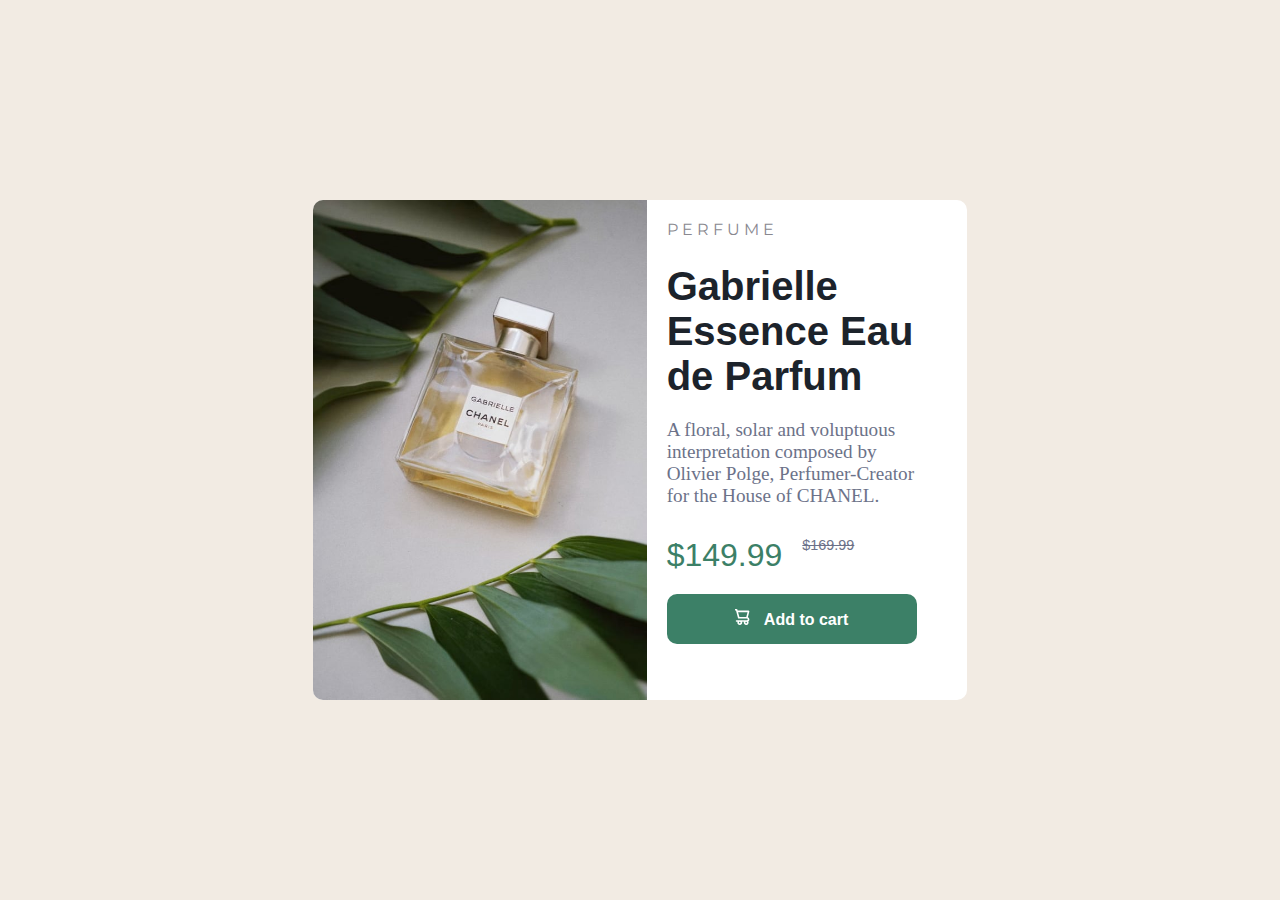
<file: 1_challenge/index.html>
<!DOCTYPE html>
<html lang="en">
<head>
    <meta charset="UTF-8">
    <link rel="stylesheet" href="style.css">
    <meta name="viewport" content="width=device-width, initial-scale=1">
    <title>Document</title>
</head>
<body>
    <div class="start">
        <div class="card">
            <div class="card-img"></div>
            <div class="card-infos">
                <div class="card-marque">P E R F U M E</div>
                <div class="card-title">Gabrielle Essence Eau de Parfum</div>
                <div class="card-desc"><p> A floral, solar and voluptuous interpretation composed by Olivier Polge, Perfumer-Creator for the House of CHANEL.</p></div>
                <div class="price">
                    <div class="card-lowprice">$149.99</div>
                    <div class="card-price">$169.99</div>
                </div>
                <button class="card-buy"><img src="./images/icon-cart.svg" alt="cart" class="img-buy"> Add to cart</button>
            </div>
        </div>
    </div>
</body>
</html>
</file>
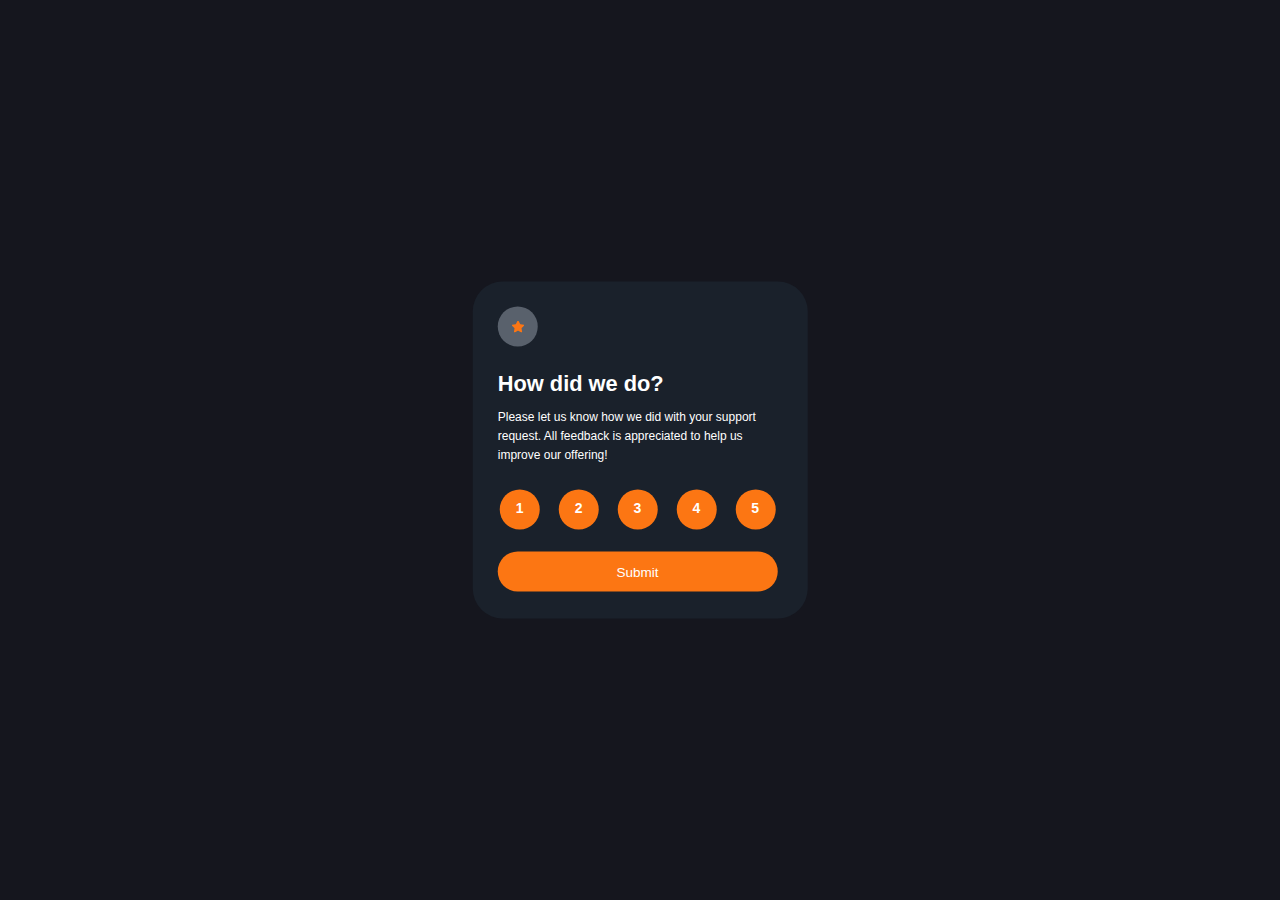
<file: 2_challenge/index.html>
<!DOCTYPE html>
<html lang="en">
<head>
    <meta charset="UTF-8">
    <meta http-equiv="X-UA-Compatible" content="IE=edge">
    <meta name="viewport" content="width=device-width, initial-scale=1.0">
    <link rel="stylesheet" href="style.css">
    <link rel="icon" type="image/png" sizes="32x32" href="./img/favicon-32x32.png">
    <title>Document</title>
</head>
<body>
    <div class="main">
        <div class="main_block camp_1">
            <div class="circle">
                <div class="image"></div>
            </div>
            <h1 class="titre">How did we do?</h1>
            <p class="texte">Please let us know how we did with your support request. All feedback is appreciated to
                help us improve
                our offering!
            </p>
            <table class="notes">
                    <tr>
                        <td class="btn">
                            <p>1</p>
                        </td>
                        <td class="btn">
                            <p>2</p>
                        </td>
                        <td class="btn">
                            <p>3</p>
                        </td>
                        <td class="btn">
                            <p>4</p>
                        </td>
                        <td class="btn">
                            <p>5</p>
                        </td>
                    </tr>
            </table>
            <div>
                <button class="btn_select">Submit</button>
            </div>
        </div>
        <div class="main_block camp_2 ocult">
            <div class="image-fin"></div>
            <div class="notesfin">
                <p class="textefin">You selected 4 out of 5</p>
            </div>
            <h1 class="h1fim">Thank you!</h1>
            <p class="textfinal">We appreciate you taking the time to give a rating. If you ever need more support,
                don’t hesitate to get in touch!</p>
        </div>
    <script src="./script.js"></script>

</body>

</html>
</file>
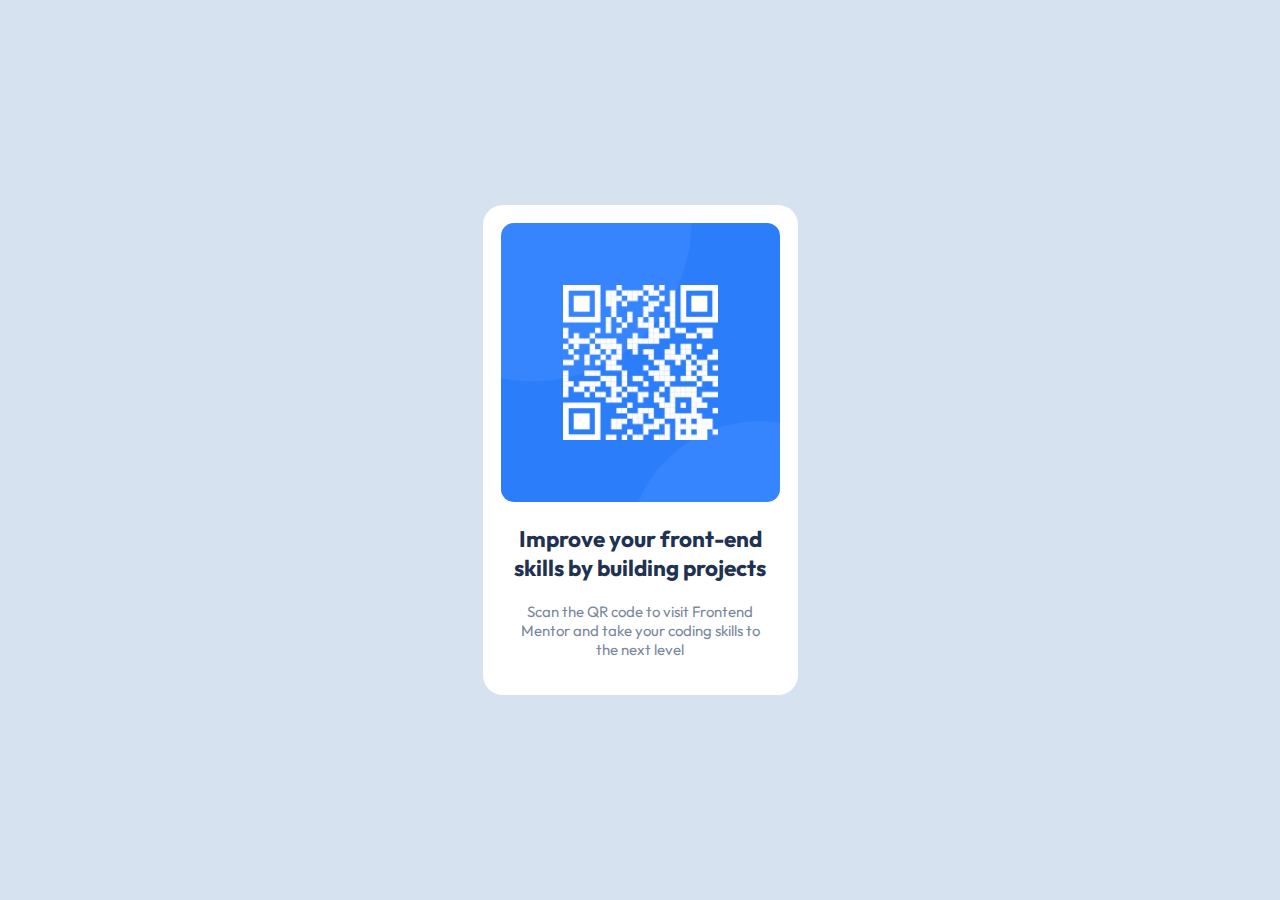
<file: 3_challenge/index.html>
<!DOCTYPE html>
<html lang="en">
  <head>
    <meta charset="UTF-8" />
    <meta name="viewport" content="width=device-width, initial-scale=1.0" />
    <!-- displays site properly based on user's device -->

    <link
      rel="icon"
      type="image/png"
      sizes="32x32"
      href="./images/favicon-32x32.png"
    />
    <link rel="preconnect" href="https://fonts.googleapis.com" />
    <link rel="stylesheet" href="style.css" />
    <title>Frontend Mentor | QR code component</title>
  </head>

  <body>
    <div class="container">
      <div class="card">
        <img src="images/image-qr-code.png" alt="image-qr-code" />
        <div class="text">
          <h2>Improve your front-end skills by building projects</h2>
          <p>
            Scan the QR code to visit Frontend Mentor and take your coding
            skills to the next level
          </p>
        </div>
      </div>
    </div>
  </body>
</html>
</file>
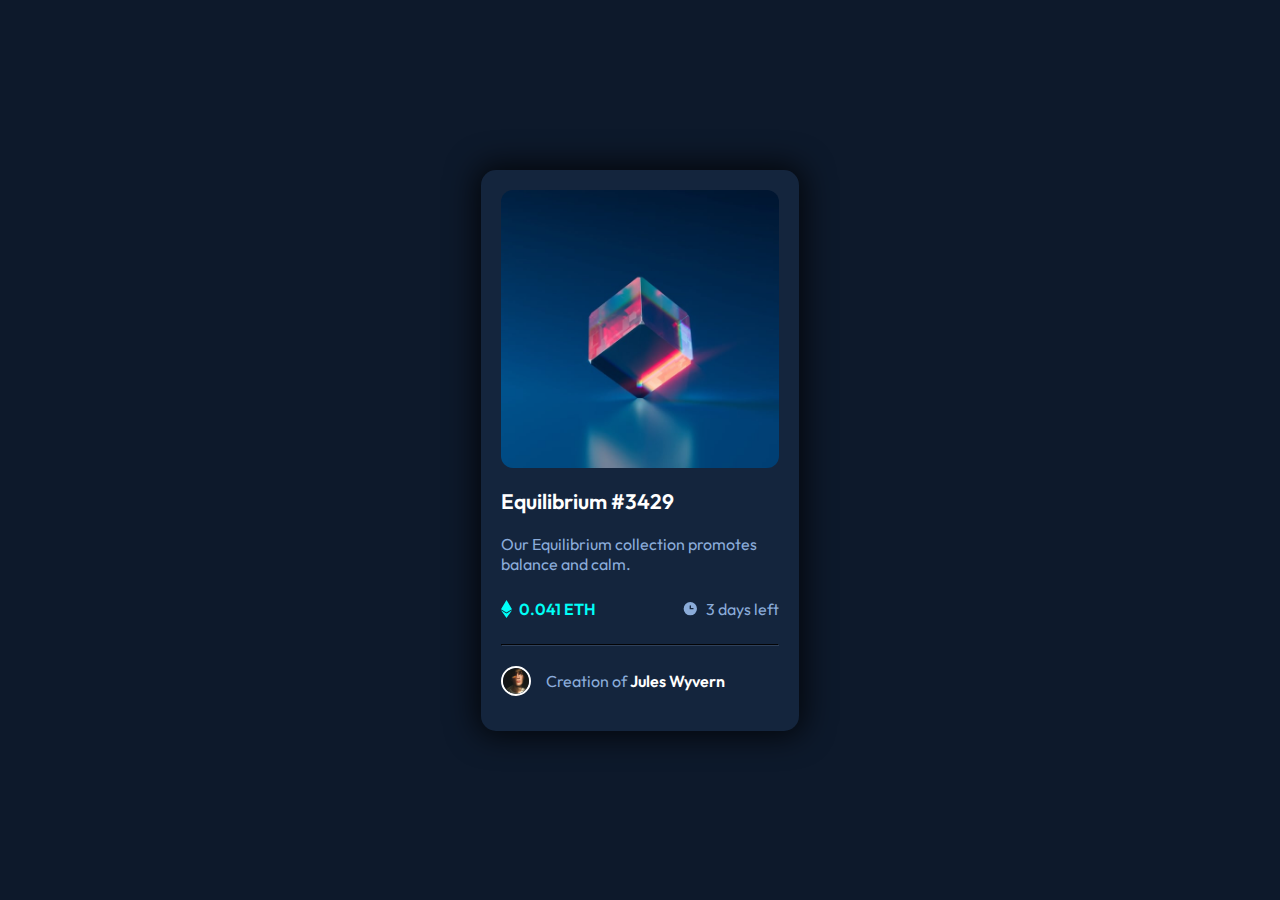
<file: 4_challenge/index.html>
<!DOCTYPE html>
<html lang="en">

<head>
  <meta charset="UTF-8">
  <meta name="viewport" content="width=device-width, initial-scale=1.0">

  <link rel="icon" type="image/png" sizes="32x32" href="images/favicon-32x32.png">
  <link rel="stylesheet" href="style.css">
</head>

<body>
  <div class="container">
    <div class="wrapper">
      <div class="img-top">
        <img src="images/image-equilibrium.jpg" alt="">
        <div class="img-overlay">
          <img src="images/icon-view.svg" alt="">
        </div>
      </div>
      <div class="box-text">
        <a href="#">Equilibrium #3429</a>
        <p>Our Equilibrium collection promotes balance and calm.</p>
        <div class="flex">
          <div class="eth">
            <img src="images/icon-ethereum.svg" alt="">
            <p>0.041 ETH</p>
          </div>
          <div class="days">
            <img src="images/icon-clock.svg" alt="">
            <p>3 days left</p>
          </div>
        </div>
        <hr>
        <div class="author">
          <img src="images/image-avatar.png" alt="">
          <p>Creation of <a href="#" class="name">Jules Wyvern</a></p>
        </div>
      </div>
    </div>
  </div>
</body>

</html>
</file>
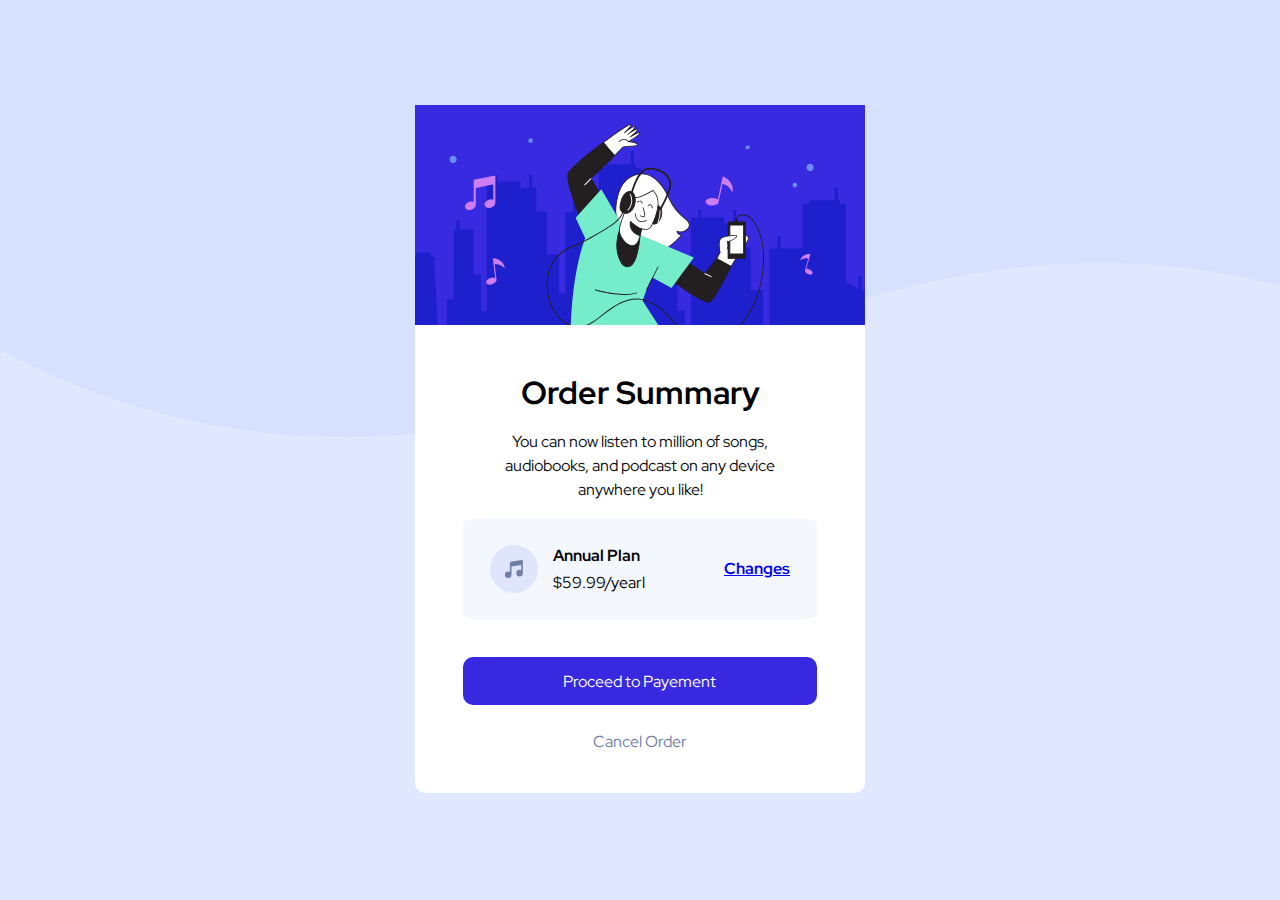
<file: 5_challenge/index.html>
<!DOCTYPE html>
<html lang="en">
<head>
  <meta charset="UTF-8">
  <meta http-equiv="X-UA-Compatible" content="IE=edge">
  <meta name="viewport" content="width=device-width, initial-scale=1.0">
  <link rel="stylesheet" href="style.css">
  <link rel="preconnect" href="https://fonts.googleapis.com">
  <link rel="preconnect" href="https://fonts.gstatic.com" crossorigin>
  <link href="https://fonts.googleapis.com/css2?family=Red+Hat+Display:wght@500;700;900&display=swap" rel="stylesheet">
  <title>Frontend Mentor | Order summary component</title>
</head>
<body>
  <main>
    <div class="image">
      <img src="images/illustration-hero.svg" alt="dancing-man">
    </div>
    <h1 class="order-summary">Order Summary</h1>
    <p class="plan-description">You can now listen to million of songs, audiobooks, and podcast on any device anywhere you like!</p>
    <div class="plan">
      <img src="images/icon-music.svg" alt="icon-music" class="icon-music">
      <div class="plan-info">
        <h4 class="plan-name">Annual Plan</h4>
        <p class="plan-price">$59.99/yearl</p>
      </div>
      <div class="change">
        <h4 class="change-btn"><a href="#" class="change-link">Changes</a></h4>
      </div>
    </div>
    <div class="button">
      <button><p class="payment">Proceed to Payement</p></button>
    </div>
    <div class="cancel">
      <a href="#" class="cancel-order"><p>Cancel Order</p></a>
    </div>
  
  </main>
</body>
</html>
</file>
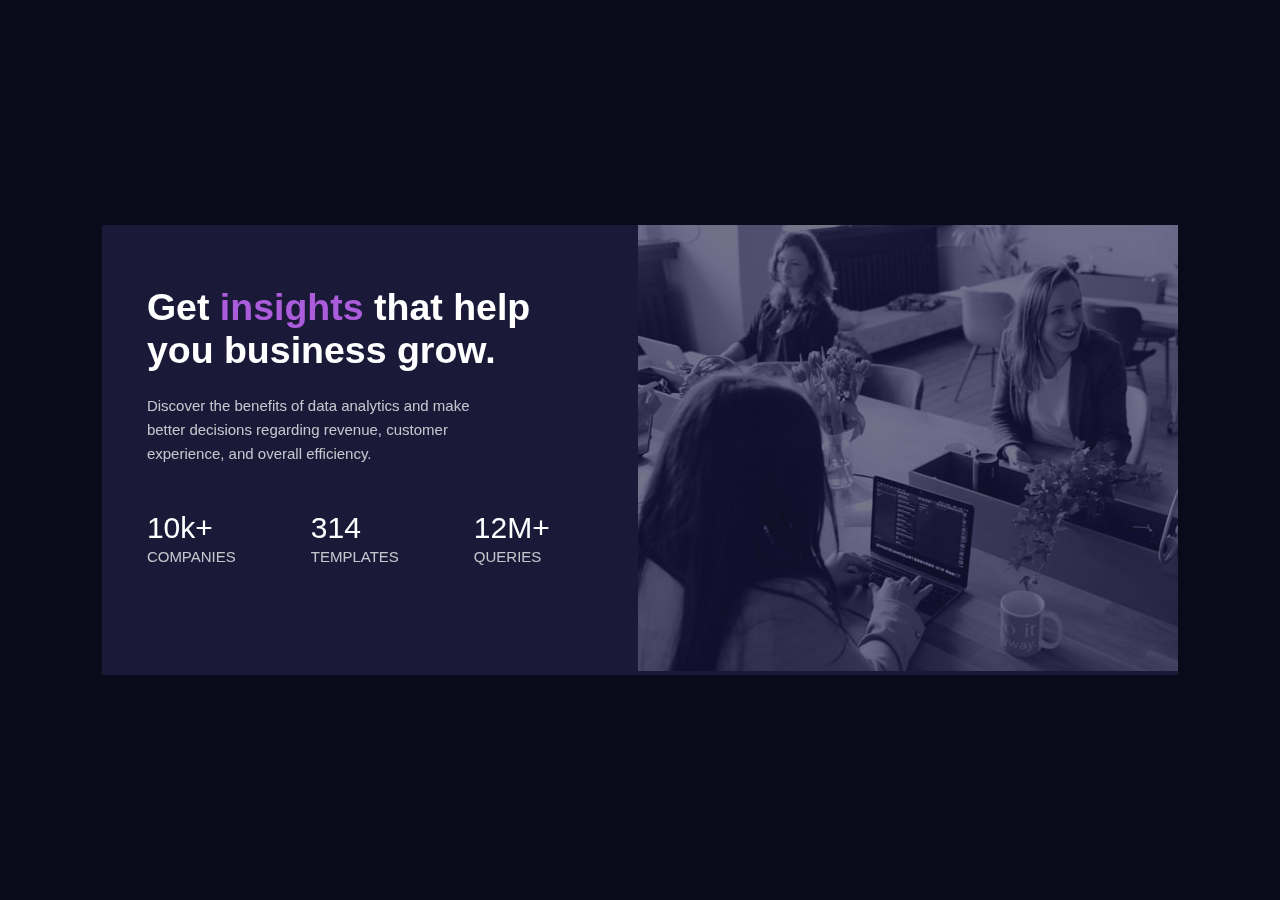
<file: 6_challenge/index.html>
<!DOCTYPE html>
<html lang="en">
<head>
    <meta charset="UTF-8">
    <meta http-equiv="X-UA-Compatible" content="IE=edge">
    <meta name="viewport" content="width=device-width, initial-scale=1.0">
    <link rel="icon" type="image/png" sizes="32x32" href="images/favicon-32x32.png">
    <link rel="stylesheet" href="style.css">
    <title>frontend Mentor | Stats preview card component</title>
</head>
<body>
    
    <section>
        <div>
            <picture>
                <source class="image-header" srcset="images/image-header-desktop.jpg" >
                <source srcset="images/image-header-mobile.jpg" media="(max-width: 480px)">
                <img src="images/image-header-desktop.jpg" alt="image-header">
              </picture>
        </div>

        <article>
            <h1>Get <span class="insights">insights</span> that help you business grow.</h1>
            <div class="article-paraghraph">
                <p>Discover the benefits of data analytics and make better decisions regarding revenue, customer 
                    experience, and overall efficiency.</p> 
            </div>

            <div class="benefits">
                <div class="col">
                    <h2>10k+</h2>
                    <p>COMPANIES</p>
                </div>
                <div class="col">
                    <h2>314</h2>
                    <p>TEMPLATES</p>
                </div>
                <div class="col">
                    <h2>12M+</h2>
                    <p>QUERIES</p>
                </div>
            </div>
        </article>
    </section>
</body>
</html>
</file>
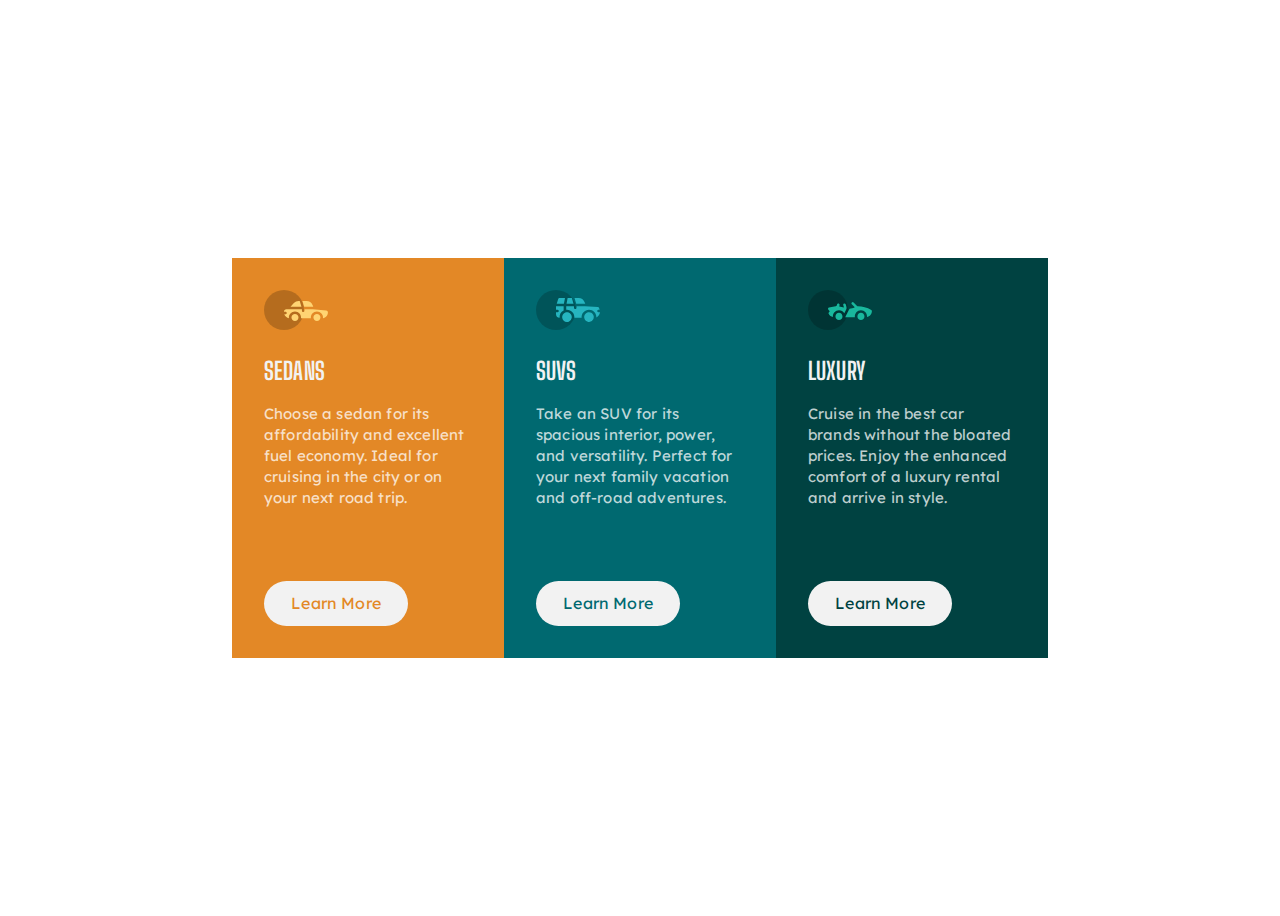
<file: 7_challenge/index.html>
<!DOCTYPE html>
<html lang="en">
<head>
  <meta charset="UTF-8">
  <meta name="viewport" content="width=device-width, initial-scale=1.0"> <!-- displays site properly based on user's device -->
  <link rel="icon" type="image/png" sizes="32x32" href="./images/favicon-32x32.png">
  <link rel="stylesheet" href="style.css" type="text/css" media="all" />
  <title>Frontend Mentor | 3-column preview card component</title>
</head>
<body>
  <div class="cards">
      
      <article class="card">
          <img src="./images/icon-sedans.svg" alt="icon-sedans">
          <h2>Sedans</h2>
          <p>Choose a sedan for its affordability and excellent fuel economy. Ideal for cruising in the city 
            or on your next road trip.</p>
          <a class="btn" href="#">Learn More</a>
      </article>
      
      <article class="card">
          <img src="./images/icon-suvs.svg" alt="icon-suvs">
          <h2>  SUVs</h2>
          <p>Take an SUV for its spacious interior, power, and versatility. Perfect for your next family vacation 
            and off-road adventures.
          </p>
          <a class="btn" href="#">Learn More</a>
      </article>
      
      <article class="card">
          <img src="./images/icon-luxury.svg" alt="icon-luxury">
          <h2>Luxury</h2>
          <p>Cruise in the best car brands without the bloated prices. Enjoy the enhanced comfort of a luxury 
            rental and arrive in style.</p>
           <a class="btn" href="#">Learn More</a>
      </article>
  </div>
  
  </div>
</body>
</html>
</file>
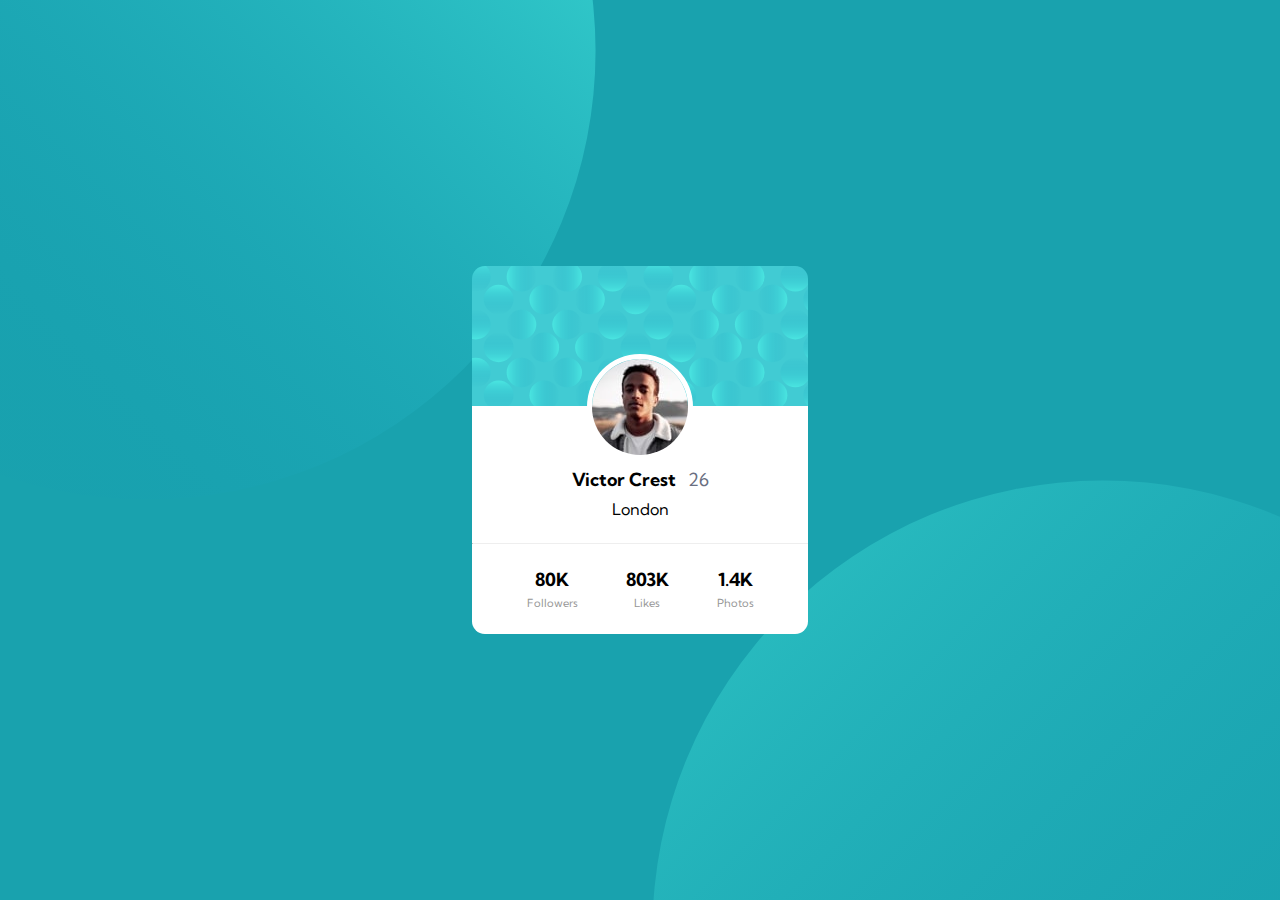
<file: 8_challenge/index.html>
<!DOCTYPE html>
<html lang="en">
  <head>
    <meta charset="UTF-8">
    <meta http-equiv="X-UA-Compatible" content="IE=edge">
    <meta name="viewport" content="width=device-width, initial-scale=1.0">
    <link rel="icon" type="image/png" sizes="32x32" href="./images/favicon-32x32.png">
    <link rel="preconnect" href="https://fonts.googleapis.com">
    <link rel="preconnect" href="https://fonts.gstatic.com" crossorigin>
    <link href="https://fonts.googleapis.com/css2?family=Kumbh+Sans:wght@400;700&display=swap" rel="stylesheet">
    <link rel="stylesheet" href="style.css">
    <title>Frontend Mentor | Profile card component</title>
</head>
<body>
  <main>
    <article class="card">
      <img src="images/image-victor.jpg" alt="Victor-img" class="img-profil">
      <h2 class="name">Victor Crest <span>26</span></h2>
      <p class="locate">London</p>
      <hr class="line">
      <ul class="stats">
        <li>80K<span>Followers</span></li>
        <li>803K<span>Likes</span></li>
        <li>1.4K<span>Photos</span></li>
      </ul>
    </article>
  </main>
</body>
</html>
</file>
<file: 1_challenge/style.css>
@import url('https://fonts.googleapis.com/css2?family=Montserrat:wght@500&display=swap');
@import url('https://fonts.cdnfonts.com/css/fraunces');
* {
    margin: 0;
    padding: 0;
}

body {
    background-color: hsl(30, 38%, 92%);
}
.start {
    display: flex;
    justify-content: center;
    align-items: center;
    height: 100vh;
}
.card {
    background-color: hsl(0, 0%, 100%);
    display: flex;
    width: auto;
    border-radius: 10px;
    height: 500px;
}

.card-img {
    content: url("./images/image-product-desktop.jpg");
    width: auto;
    height: auto;
    border-radius: 10px 0 0 10px;
    
}
.card-infos {
    margin-left: 20px;
                                                
}
.card-marque {
    margin-top: 20px;
    font-family: 'Montserrat', sans-serif;
    color: #89888f;
}
.card-title {
    margin-top: 25px;
    width: 300px;
    font-size: 2.5em;
    font-weight: bold;
    color: hsl(212, 21%, 14%);
    font-family: 'Fraunces', sans-serif;

}
.card-desc {
    margin-top: 20px;
    font-size: 1.2em;
    width: 250px;
    color: hsl(228, 12%, 48%);
}
.price {
    display: flex;
    margin-top: 10px;
}
.card-lowprice {
    margin-top: 20px;
    font-size: 2em;
    color: hsl(158, 36%, 37%);
    font-family: 'Fraunces', sans-serif;
}
.card-price {
    margin-top: 20px;
    font-size: 0.9em;
    text-decoration: line-through;
    color: hsl(228, 12%, 48%);
    font-family: 'Fraunces', sans-serif;
    margin-left: 20px;
}
.card-buy {
    background-color: hsl(158, 36%, 37%);
    height: 50px;
    width: 250px;
    color: #fff;
    border-radius: 10px;
    border: none;
    margin-top: 20px;
    font-family: 'Montserrat' 'sans-serif';
    font-weight: bold;
    font-size: 1em;
    text-align: center;
    cursor: pointer;
}
.card-buy:hover {
    background-color: hsl(150, 25%, 21%);
}
.img-buy {
    margin-right: 10px;
}
@media (max-width: 675px) {
    .card {
        flex-direction: column;
        height: auto;
    }
    .card-img {
        content: url('./images/image-product-mobile.jpg');
        width: 350px;
        border-radius: 10px 10px 0 0;
    }
    .card-title {
        margin-top: 15px;
        font-size: 2em;
    }
    .card-desc {
        margin-top: 15px;
        width: 306px;
        font-size: 1.15em;
    }
    .card-price {
        font-size: 0.8em;
    }
    .card-lowprice {
        font-size: 1.9em;
    }
    .card-buy {
        margin-top: 10px;
        margin-bottom: 50px;
    }
}
</file>
<file: 2_challenge/style.css>
:root {
    --lightgrey: #7c848b;
    --mediumgrey: #59616c;
    --darkblue: #1a212b;
    --verydarkblue: #15161e;
    --orange: #fc7613;
    --white: #FFFFFF;
}

* {
    margin: 0;
    padding: 0;
    border: 0;
    box-sizing: border-box;
}

html {
    font-size: 62.5%;
}

body {
    font-family: Arial, Helvetica, sans-serif;
    background: var(--verydarkblue);

}

.ocult {
    display: none;
}


.main {
    display: flex;
    width: 100vw;
    height: 100vh;
}

.main_block {
    position: relative;
    left: 50%;
    top: 50%;
    transform: translateX(-50%) translateY(-50%);
    width: 33.45rem;
    height: 33.7rem;
    background-color: var(--darkblue);
    border-radius: 3rem;
    padding: 2.5rem 3rem 2.5rem 2.5rem;
}

.circle {
    display: flex;
    width: 4rem;
    height: 4rem;
    background-color: var(--mediumgrey);
    border-radius: 100%;
}

.image {
    margin: auto;
    width: 1.2rem;
    height: 1.2rem;
    background-image: url("./img/icon-star.svg");
    background-size: cover;
}

.titre {
    font-family: Arial, Helvetica, sans-serif;
    font-size: 2.18rem;
    padding-top: 2.38rem;    
    color: var(--white);
}

.texte {
    font-family: Arial, Helvetica, sans-serif;
    font-size: 1.2rem;
    padding-top: 1.15rem;
    line-height: 1.9rem;
    color: var(--white);
}

.notes {
    padding-top: 2.3rem;
    
    width: 100%;
}

.notes tr {
    display: flex;
    justify-content: space-between;
}

.notes tr td{
    display: flex;
}

.notes tr td p {
    display: flex;
    position: relative;
    top: 50%;
    left: 50%;
    transform: translateX(-50%) translateY(-25%);
}

.notes .radcir {
    background-color: var(--lightgrey);
    color: var(--white);
}

.btn {
    width: 4rem;
    height: 4rem;
    font-size: 1.4rem;
    font-weight: 700;
    background: var(--orange);
    color: var(--white);
    border-radius: 50%;    
    cursor: pointer;
}

.btn_select {
    width: 100%;
    height: 4rem;
    margin-top: 2rem;
    border: none;
    font-size: 1.35rem;
    background: var(--orange);
    color: var(--white);
    cursor: pointer;
    border-radius: 2.5rem;
} 
.notes .btn:hover, .btn_select:hover {
    color: var(--orange);
    background: var(--white);
}
.image-fin {
    margin: auto;
    width: 46%;
    height:8.4rem;
    margin-top: 1.2rem;
    background-image: url("./img/illustration-thank-you.svg");
    background-size:cover;
}

.notesfin{
    margin: 3rem auto 0 auto;
    width: 55%;
    height: 2.3rem;
    text-align: center;
    background-color: var(--mediumgrey);
    color: var(--orange);
    border-radius: 3rem;

}
.notesfin p{
    font-size: 1.2rem;
    padding: 0.5rem;
} 
.h1fim{
    color: var(--white);
    font-size: 2.2rem;
    font-weight: 500;
    text-align: center;
    padding-top: 2.6rem;
}
.textfinal{
        font-family: Arial, Helvetica, sans-serif;
        font-size: 1.25rem;
        padding-top: 1.15rem;
        line-height: 1.9rem;
        color: var(--white);
        text-align: center;
  
}

@media (max-width: 600px){

    html {
        font-size: 50%;
    }

.main_block {
    position: relative;
    left: 50%;
    top: 50%;
    transform: translateX(-50%) translateY(-50%);
    width: 33.45rem;
    height: 33.7rem;
    background-color: var(--darkblue);
    border-radius: 3rem;
    padding: 2.5rem 3rem 2.5rem 2.5rem;
}
}
</file>
<file: 3_challenge/style.css>
@import url("https://fonts.googleapis.com/css2?family=Open+Sans:ital@1&family=Outfit:wght@400;700&display=swap");
* {
  margin: 0;
  padding: 0;
}

body {
  font-family: 'Outfit', sans-serif;
  background-color: hsl(212, 45%, 89%);
  min-height: 100vh;
  display: flex;
  align-items: center;
  font-size: 15px;
}

.container {
  max-width: 360px;
  margin: 0 auto;
}

.card {
  background-color: hsl(0, 0%, 100%);
  padding: 18px;
  border-radius: 20px;
  margin: 1.5em;
}

.card img {
  width: 100%;
  border-radius: 13px;
}

.text {
  padding: 18px 9px;
  text-align: center;
}

.text h2 {
  color: hsl(218, 44%, 22%);
}

.text p {
  color: hsl(220, 15%, 55%);
  padding-top: 20px;
}
</file>
<file: 4_challenge/style.css>
@import url('https://fonts.googleapis.com/css2?family=Outfit:wght@300;400;600&display=swap');

* {
    margin: 0;
    padding: 0;
    box-sizing: border-box;
}

body {
    font-family: 'Outfit', sans-serif;
    background: hsl(217, 54%, 11%);
    display: flex;
    justify-content: center;
    align-items: center;
    min-height: 100vh;
    user-select: none;
}

.container {
    max-width: 350px;
    margin: 0 auto;
}

.wrapper {
    margin: 2rem 1rem;
    padding: 20px;
    background-color: hsl(216, 50%, 16%);
    border-radius: 15px;
    box-shadow: 0px 0px 30px 5px rgba(0, 0, 0, 0.75);
}

.img-top {
    border-radius: 12px;
    overflow: hidden;
    position: relative;
}

.img-top img {
    width: 100%;
    display: block;
}

.img-overlay {
    position: absolute;
    left: 0;
    top: 0;
    height: 100%;
    width: 100%;
    background-color: hsla(178, 100%, 50%, 0.5);
    display: none;
    cursor: pointer;
}

.img-overlay img {
    position: absolute;
    width: 50px;
    left: 50%;
    top: 50%;
    transform: translate(-50%, -50%);
}

.img-top:hover .img-overlay {
    display: block;
}

.box-text a {
    color: #FFF;
    text-decoration: none;
    font-weight: 600;
    font-size: 21px;
    padding: 20px 0;
    display: inline-block;
}

.box-text a:hover {
    color: hsl(178, 100%, 50%);
}

p {
    color: hsl(215, 51%, 70%);
}

.flex {
    display: flex;
    align-items: center;
    justify-content: space-between;
    padding: 25px 0;
}

.eth, .days {
    display: flex;
    align-items: center;
}

.eth p {
    color: hsl(178, 100%, 50%);
    font-weight: 600;
    padding-left: 7px;
}

.days p {
    padding-left: 7px;
}

hr {
    border-color: hsl(215, 32%, 27%);
}

.author {
    display: flex;
    align-items: center;
    padding-top: 5px;
}

.author img {
    height: 30px;
    width: 30px;
    border-radius: 50%;
    border: 2px solid #FFF;
    margin-right: 15px;
}

.author p a.name {
    color: #FFF;
    font-size: 16px;
}

.author p a.name:hover {
    color: hsl(178, 100%, 50%);
}
</file>
<file: 5_challenge/style.css>
body {
    height: 98vh;
    background-color: hsl(225, 100%, 94%);
    background-image: url(images/pattern-background-desktop.svg);
    background-repeat: repeat-x;
    min-width: 525px;
    min-height: 743px;
    display:flex;
    flex-direction: column;
    justify-content: center;
    align-items: center;
}

main {
    background-color: white;
    border-radius: 10px;
    width: 28.12em;
    display: flex;
    flex-direction: column;
    justify-content: center;
    align-items: center;
}

h1, h4 {
    font-family: 'Red Hat Display', sans-serif;
}
p {
    font-size: 16px;
    font-family: 'Red Hat Display', sans-serif;
}
.image {
    border-top-left-radius: 6%;
    border-top-right-radius: 6%;
}

.order-summary {
    margin-top: 2.6rem;
    margin-bottom: 0;
}

.plan-description {
    color: hsl(224, 23%, 5%);
    text-align: center;
    width: 18.75em;
    line-height: 1.5;
}

.plan {
    background-color: hsl(225, 100%, 98%);
    width: 18.75rem;
    height: 3rem;
    padding: 1.7rem;
    border-radius: 6%;
    display:flex;
    flex-direction: row;
    justify-content:space-between;
}

.plan-info {
    margin-right: 4rem;
}

.plan-name {
    margin-top: 0;
    margin-bottom: 0;
}

.plan-price {
    margin-top: 0.37rem;
    margin-bottom: à;
}

.change-btn {
    margin: 0.84rem 0 0 0;
}

.button {
    margin-top: 2.3rem;
}

button {
    width: 22.14rem;
    height: 3rem;
    background-color: hsl(245, 75%, 52%);
    color: white;
    border-radius: 10px;
    border: 0;
}
.payment {
    margin: 0.12rem 0 0 0;
}

.cancel {
    margin-top: 0.62rem;
    margin-bottom: 1.56rem;
}

.change-link:hover {
    color: hsl(225, 77%, 76%);
    text-decoration: none;
}

button:hover {
    box-shadow: 0px 5px 13px 2px rgba(0,0,0,0.61);
    cursor: pointer;
}

.cancel-order:link {
    color:hsl(224, 23%, 55%);
    text-decoration: none;
}

.cancel-order:hover {
    color:black;
    text-decoration: none;
}
</file>
<file: 6_challenge/style.css>
* {
    padding: 0;
    margin: 0;
    box-sizing: border-box;
    font-size: 15px;
}

body {
    background-color: hsl(233, 47%, 7%);
    display: grid;
    place-items: center;
    min-height: 100vh;
}

img {
    mix-blend-mode: luminosity;
    filter: brightness(0.8);
    filter: opacity(0.4);
}

section {
    display: flex;
    justify-content: center;
    align-items: center;
    flex-direction: row-reverse;
    background-color:hsl(244, 38%, 16%);
}

section article {
    width: 35.75rem;
}

section h1 {
    color: hsl(0, 0%, 100%);
    font-family: 'Inter', sans-serif;
    font-weight: 700;
    font-size: 2.5rem;
    width: 85%;
    margin-bottom: 1.5rem;
}

section .insights {
    color: hsl(277, 64%, 61%);
    font-size: 2.5rem;
}

section h2 {
    color: hsl(0, 0%, 100%);
    font-size: 2rem;
    font-family: 'Inter', sans-serif;
    font-weight: 400;
}

section p {
    color: hsla(0, 0%, 100%, 0.75);
    width: 65%;
    margin-bottom: 3rem;
    line-height: 1.6;
    font-family: 'Lexend Deca', sans-serif;
    font-weight: 400;
}

section h1, section h2, section p {
    margin-left: 3rem;
}

section .benefits {
    display: flex;
    align-items: center;
    gap: 2rem;
}


@media (max-width: 1080px) {
    
    section {
        display: block;
    }
    
    section .benefits {
        display: block;
        justify-content: center;
        align-items: center;
    }
    
    section h1 {
        margin-top: 1rem;
    }
    body {
        overflow: auto;
    }

    section {
        width: 23.438rem;
    }

    img {
        width: 23.438rem;
    }

    section h1 {
        font-size: 1.5rem;
        width: 15rem;
    }

    section h2 {
        font-size: 1.3rem;
    }

    section article {
        display: flex;
        justify-content: center;
        align-items: center;
                flex-direction: column;
        width: auto;
    }
    
    section article .article-paraghraph p {
        width: 16rem;
    }

    section p {
        font-size: 1rem;
        text-align: center;
        margin-left: 0;        
    }

    footer p,footer a {
        font-size: 0.5rem;
    }

    section article .benefits p {
        width: 100%;
    }

    section h1, section h2, section p {
        margin-left: 0;
        text-align: center;
    }

    section .insights {
        font-size: 1.5rem;
    }
    
}
</file>
<file: 7_challenge/style.css>
@import url('https://fonts.googleapis.com/css2?family=Inter:wght@400;700;800&family=Lexend+Deca&display=swap');
@import url('https://fonts.googleapis.com/css2?family=Big+Shoulders+Display:wght@700&family=Inter:wght@400;700;800&family=Lexend+Deca&display=swap');

:root{
--Bright-orange: hsl(31, 77%, 52%);
--Dark-cyan: hsl(184, 100%, 22%);
--Very-dark-cyan: hsl(179, 100%, 13%);

--Transparent-white: hsla(0, 0%, 100%, 0.75);
--Very-light-gray: hsl(0, 0%, 95%);
}
body{
    min-height: 100vh;
    max-width: 1440px;
    display: flex;
    flex-direction: column;
    justify-content: center;
    align-items: center;
    line-height: 1.4;
    letter-spacing: 0.01rem;
}

h2 {
    font-family: 'Big Shoulders Display';
    font-weight: 700;
    text-transform: uppercase;
    margin: 1.5rem 1rem 0 0;
    color: var(--Very-light-gray);
}

p {
    font-family: 'Lexend Deca', sans-serif;
    font-weight: 400;
    font-size: 0.9375rem;
    color: var(--Transparent-white);
}

a {
    text-decoration: none;
    color: inherit;
}

.cards {
    max-width: 51rem;
    height: 25rem;
    margin: 1rem;
    display: grid;
    grid-template-columns: repeat(3,17rem);
    overflow: hidden;
}

.card {
    padding: 2rem;
    display: flex;
    flex-direction: column;
}

.card:nth-child(1){
    background-color: var(--Bright-orange);
    color: var(--Bright-orange);
}
.card:nth-child(2){
    background-color: var(--Dark-cyan);
    color: var(--Dark-cyan);
}
.card:nth-child(3){
    background-color: var(--Very-dark-cyan);
    color: var(--Very-dark-cyan);
}
.card img {
    width: 4rem;
    height: 2.5rem;
}

.btn {
    width: 57%;
    margin-top: auto;
    font-size: 1rem;
    font-weight: 400;
    background-color: var(--Very-light-gray);
    padding: 0.7rem 0.8rem;
    text-align: center;
    white-space: nowrap;
    border-radius: 1.7rem;
    font-family: 'Lexend Deca', sans-serif;;
}
.btn:hover {
    background-color: transparent;
    color: var(--Very-light-gray);
    border: 1px solid var(--Very-light-gray);
}
@media(max-width:820px){
    .cards{
        grid-template-columns: repeat(1,1fr);
        height: auto;
    }
    .btn{
        pointer-events: none;
    }
}
</file>
<file: 8_challenge/style.css>
:root {
    /* Primary */
    --Dark-cyan: hsl(185, 75%, 39%);
    --Very-dark-desaturated-blue: hsl(229, 23%, 23%);
    --Dark-grayish-blue: hsl(227, 10%, 46%);

    /* Neutral */
    --Dark-gray: hsl(0, 0%, 59%);
}

* {
    padding: 0;
    margin: 0;
    box-sizing: border-box;
}

html {
    font-family: 'Kumbh Sans', sans-serif;
}
body {
    display: flex;
    align-items: center;
    justify-content: center;
    min-height: 100vh;
    background: url(./images/bg-pattern-top.svg),
      url(./images/bg-pattern-bottom.svg);
    background-repeat: no-repeat, no-repeat;
    background-size: contain;
    background-position: top -25rem left -19rem, bottom -30rem right -17rem;
    background-color: var(--Dark-cyan);
}

h2, li {
    font-size: 1.125rem;
    font-weight: bold;
}
.card {
    width: 21rem;
    display: flex;
    flex-direction: column;
    align-items: center;
    border-radius: 0.8rem;
    gap: 0.5rem;
    background: white url(images/bg-pattern-card.svg) no-repeat;
}
.img-profil {
    border-radius: 50%;
    border: 5px solid white;
    margin-top: 5.5rem;
}
.name span {
    margin-left: 0.5rem;
    color: var(--Dark-grayish-blue);
    font-weight: normal;
}
.location {
    font-size: 0.9rem;
    color: var(--Dark-gray);
}
.line {
    width: 100%;
    border-top: 0px solid var(--dark-gray);
    margin-top: 1rem;
    margin-bottom: 1rem;
}
.stats {
    display: flex;
    flex-direction: row;
    gap: 3rem;
    margin-bottom: 1.5rem;
}

.stats li {
    display: flex;
    flex-direction: column;
    list-style: none;
    gap: 0.3rem;
    text-align: center;
}
.stats li span {
    font-size: 0.7rem;
    font-weight: normal;
    color: var(--Dark-gray);
}

@media(max-width: 42rem) {
    body {
      background-position: top -12rem left -9rem, bottom -7rem right -12rem;
    }
  }
</file>
